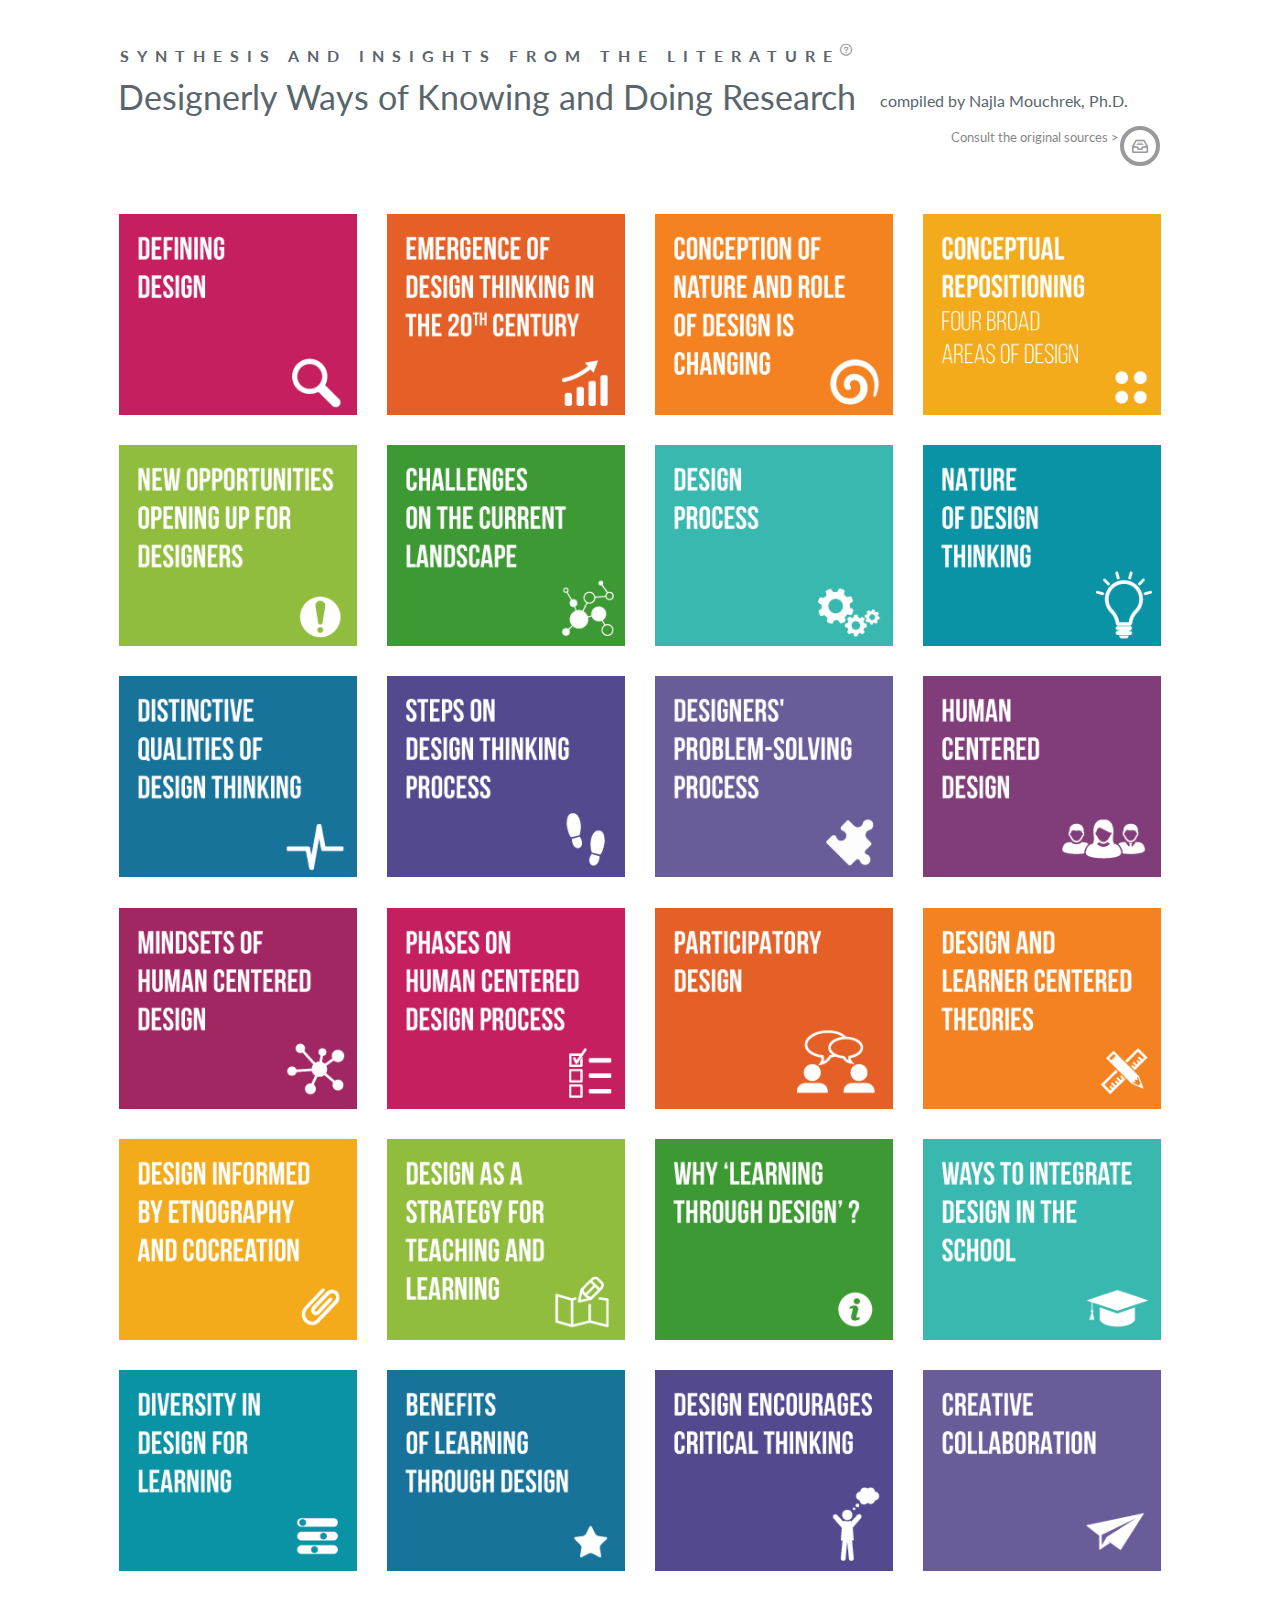
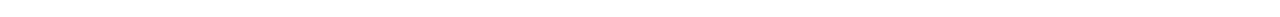
<file: dt/index.html>
<!DOCTYPE html>
<html lang="en" class="no-js">
	<head>
		<meta charset="UTF-8" />
		<meta http-equiv="X-UA-Compatible" content="IE=edge,chrome=1"> 
		<meta name="viewport" content="width=device-width, initial-scale=1.0"> 
		<title>Design Thinking</title>
		<meta name="description" content="Design and Learning" />
		<link rel="shortcut icon" href="../favicon.ico">
		<link rel="stylesheet" type="text/css" href="css/demo.css" />
		<link rel="stylesheet" type="text/css" href="css/component.css" />
		<script src="js/modernizr.custom.js"></script>
	</head>
	<body>
		
<div class="container"> <header class="clearfix"> <span>Synthesis and insights 
  from the literature <span class="bp-icon bp-icon-about" data-content="Human Centered Design | Virginia Tech | najlamk@vt.edu"></span></span> 
  <h1>Designerly Ways of Knowing and Doing Research</h1>
   <p><font color="ffffff">......</font>compiled by Najla Mouchrek, Ph.D.</p>
		
  <nav> <a href="sources.html" class="bp-icon bp-icon-archive" data-info="Sources"><span>Sources</span></a> 
  </nav> <p style="text-align:right;">	 <font size="-1" color="#888888">
  Consult the original sources  >   </font></p> 
  </header> 

  <div id="grid-gallery" class="grid-gallery">
				<section class="grid-wrap">
					<ul class="grid">
						<li class="grid-sizer"></li><!-- for Masonry column width -->
						<li>
							<figure>
								<img src="img/thumb/1.png">
								
							</figure>
						</li>
						<li>
							<figure>
								<img src="img/thumb/2.png">
								</figure>
						</li>
						<li>
							<figure>
								<img src="img/thumb/3.png">
								
							</figure>
						</li>
						<li>
							<figure>
								<img src="img/thumb/4.png">
								
							</figure>
						</li>
						<li>
							<figure>
								<img src="img/thumb/5.png">
								
							</figure>
						</li>
						<li>
							<figure>
								<img src="img/thumb/6.png" >
								
							</figure>
						</li>
						<li>
							<figure>
								<img src="img/thumb/7.png">
								
							</figure>
						</li>
						<li>
							<figure>
								<img src="img/thumb/8.png">
								
							</figure>
						</li>
						<li>
							<figure>
								<img src="img/thumb/9.png">
								
							</figure>
						</li>
						<li>
							<figure>
								<img src="img/thumb/10.png">
								
							</figure>
						</li>
						<li>
							<figure>
								<img src="img/thumb/11.png">
								
							</figure>
						</li>
						<li>
							<figure>
								<img src="img/thumb/12.png">
								
							</figure>
						</li>
						<li>
							<figure>
								<img src="img/thumb/13.png">
								
							</figure>
						</li>
						<li>
							<figure>
								<img src="img/thumb/14.png">
								
							</figure>
						</li>
						<li>
							<figure>
								<img src="img/thumb/15.png">
								
							</figure>
						</li>
						<li>
							<figure>
								<img src="img/thumb/16.png">
								
							</figure>
						</li>
						<li>
							<figure>
								<img src="img/thumb/17.png">
								
							</figure>
						</li>
						<li>
							<figure>
								<img src="img/thumb/18.png">
								
							</figure>
						</li>
						<li>
							<figure>
								<img src="img/thumb/19.png">
								
							</figure>
						</li>
						<li>
							<figure>
								<img src="img/thumb/20.png">
								
							</figure>
						</li>
						<li>
							<figure>
								<img src="img/thumb/21.png">
								
							</figure>
						</li>
						<li>
							<figure>
								<img src="img/thumb/22.png">
								
							</figure>
						</li>
						<li>
							<figure>
								<img src="img/thumb/23.png">
								
							</figure>
						</li>
						<li>
							<figure>
								<img src="img/thumb/24.png">
															</figure>
						</li>
					</ul>
				</section><!-- // grid-wrap -->
				<section class="slideshow">
					<ul>
						
      <li> <figure> <figcaption> 
        <h3><strong><font color="#CC3366">Design does not fit in one single definition 
          and continue to expand its meanings and connections in contemporary 
          culture.</font></strong></h3>
        
        <p>The practice of design is as ancient as human civilization, as the ability to design and create tools determined humanity and began the human culture.<br><br>
Design is a dynamic process: the act of thinking, planning, and devising courses of action with a particular purpose. A designer is a “thinker whose job it is to move from thought to action”.<br><br>
Design evolved from a specialized profession to an area of knowledge. Different types of design research emerged, producing knowledge for design; about design; of design and through design. Design Thinking is an example of the latter type -- we work to apply design to understand reality and solve complex problems in other fields.

<br><strong><font color="#CC3366"><br>(Friedman, 2000; Buchanan, 1992; VanDerLinden, 2010)</font></strong></p>
        </figcaption>
        
        <img src="img/large/1.png"> </figure> </li>
						
      <li> <figure> <figcaption> 
        <h3><font color="#DD6822"><strong>Design Thinking emerges as a potential agent of creative innovation and support for promising initiatives in many areas</strong></font></h3><br>
        
        <p>Method of research and intervention investigating potential contributions of Design to understand reality and solve complex problems in other fields.<br><br>
Design is an agent of change through creation of appropriate conditions, artefacts and environments aiming to deal with complex problems using a systemic and human-centered approach. <br><br>
		Designers are increasingly taking roles as facilitators in processes of change.
<br><strong><font color="#DD6822"><br>(Cassim, 2013; Cross, 1999; Krucken, 2008)</font></strong></p>
        </figcaption>
        <img src="img/large/2.png"> </figure> </li>
						
      <li> <figure> <figcaption> 
        <h3><font color="#FF9933"><strong>There is a growing focus on design as 
          a process and as alternate mode of enquiry within a contemporary decision-making 
          context.</strong></font></h3>
        <br>
        <p>Design is increasingly been considered as a strategic tool/capacity 
          at the front-end of innovation. It acts by facilitating the creation 
          of appropriate conditions, artifacts and environments for specific intents 
          and purposes, aiming to deal with the complexity of contemporary problems.</p>
        <br>
        <p>Thinking and working like a designer change the way people approach the world: learning to work in collaborative teams, framing problems in new ways, generating ideas, developing innovative solutions, and taking creative action. <br><strong><font color="#FF9933"><br>(Cassim, 2013; IDEO, 2011)</font></strong></p>
        </figcaption>
      
        <img src="img/large/3.png"> </figure> </li>
						
      <li> <figure> <figcaption> 
        <h3><font color="#FEBC34"><strong>Design field has evolved to 
          four contemporary broad areas of activity:</strong></font></h3>
        <p>SYMBOLIC AND VISUAL COMMUNICATION - evolving into a broad exploration 
          of communication information, ideas, and arguments through a new synthesis 
          of words and images</p>
        <br>
        <p>MATERIAL OBJECTS - interpretation of the physical, psychological, social 
          and cultural relationships between products and human things</p>
        <br>
        <p>ACTIVITIES AND ORGANIZED SERVICES - concern for a logical decision 
          making and strategic planning and exploration of how better design thinking 
          can contribute for an organic flow of experience in concrete situations</p>
        <br>
        <p>COMPLEX SYSTEMS OR ENVIRONMENTS - for living, working, playing and 
          learning <br><strong><font color="#FEBC34"><br>(Buchanan, 1992)</font></strong></p>
        </figcaption>
		 <img src="img/large/4.png"> </figure> </li>
						
      <li> <figure> <figcaption> 
        <h3><font color="#99CC33"><strong>The changing context offer new opportunities 
          for designers: </strong></font></h3>
        <br>
        <p><strong><font color="#99CC33">></font></strong> to traverse traditional 
          design disciplines, in order to enlarge their range of activity</p>
        <br>
        <p><strong><font color="#99CC33">></font></strong> to develop and articulate 
          new areas of design, in order to deal effectively with change and complexity 
          in the twenty-first century.</p>
        <br>
        <p><strong><font color="#99CC33">></font></strong> to respond strategically 
          to contemporary changes, influenced by ethical and environmental issues, 
          as well as technological advancements</p>
        <br>
        <p>Gaining a deeper understanding of Design Thinking enables cooperation and mutual learning and progress in inter- and transdisciplinary areas.<br><strong><font color="#99CC33"><br>(Cassim, 2013)</font></strong></p>
        </figcaption>
        
        <img src="img/large/5.png"> </figure> </li>
						
						
						
      <li> <figure> <figcaption> 
        <h3><font color="#339933"><strong>More attention needs to be given to 
          the nurturing of design thinking skills within an educational context:</strong></font></h3>
        <br>
        <p><strong><font color="#339933">></font></strong> Innovative strategies 
          for education need to be considered and devised, in order to prepare 
          and educate design students in face of the expanding and shifting definition 
          of the profession, as well as changes in social responsibilities.<font color="#339933"><strong>(Cassim, 2013)</strong> </font></p>
        <br>
        <p><strong><font color="#339933">></font></strong> It is also important 
          to work for overcoming the breakdown of communication that undermines 
          efforts to reach a clearer understanding of design itself. <font color="#339933"><strong> (Buchanan, 1992)</strong> </font></p>
        <br>
        <p><strong><font color="#339933">></font></strong> New repositionings 
          are called for it the discipline to retain vitality and relevance to 
          contemporary problems. <font color="#339933"><strong> (Buchanan, 1992)</strong> </font></p>
        </figcaption>
       
        <br>
        <img src="img/large/6.png"> </figure> </li>
						
      <li> <figure> <figcaption> 
        <h3><font color="#37A6A6"><strong>The design process involves continuous 
          cycles of analysis and synthesis, diverging and converging: </strong></font></h3>
                <p><strong><font color="#37A6A6">></font></strong> opening up to a breadth 
          of creative possibilities, and then narrowing to what's most desirable 
          (human factors), feasible (technology factors), and viable (business 
          factors)</p>
        <br>
        <p><strong><font color="#37A6A6">></font></strong> swiftly moving from 
          concrete observations to highly abstract thinking, and then right back 
          again into the material application</p>
        <br>
        <p>Designing means to go in dialogue with the design situation: sketches functions as experiments, talking back to the designers. It involves cycles of seeing, moving and seeing (“reflection-in-action”).<br><br>
          <font color="#37A6A6"><strong> (IDEO, 2009; Schon, 1987)</strong> </font></p>
        </figcaption>
        <br>
        <img src="img/large/7.png"> </figure> </li>
						
      <li> <figure> <figcaption> 
        <h3><font color="#339999"><strong>Design Thinking:</strong></font></h3>
        <p><strong><font color="#339999">></font></strong> is increasingly considered 
          as a innovative mode of enquiry <font color="#339999"><strong> (Cassim, 2013)</strong> </font></p>
        <br>
        <p><strong><font color="#339999">></font></strong> is a credible and valuable 
          way of thinking - creative counterpart to the scientific thinking <font color="#339999"><strong> (Owen, 2005)</strong></font> </p>
        <br>
        <p><strong><font color="#339999">></font></strong> contitutes a reflective 
          conversation - both problem and solution are bound by a complex relationship <font color="#339999"><strong> (Schön, 1983)</strong></font></font> </p>
        <br>
        <p><strong><font color="#339999">></font></strong> involves specific mental 
          processes or distinct ways of knowing and doing - "designerly approach" <font color="#339999"><strong> (Nelson & Stolterman, 2003)</strong></font> 
        </p>
        <br>
        <p><strong><font color="#339999">></font></strong> establishes relationships 
          with the real world, aiming to create design outcomes.</p>
        <br>
        <p>Design thinking process is non-linear in nature, emphasizing           dynamic nature and uniqueness of every process. It involves distinct 
          yet interacting mental acts: <em>formulating, representing, moving, 
          evaluating, reflecting</em>. <font color="#339999"><strong>(Lawson, 2006)</strong> </font></p>
        </figcaption>
        <img src="img/large/8.png" /> </figure> </li>
						
      <li> <figure> <figcaption> 
        <h3><font color="#006699"><strong>Characteristics of design thinking:</strong></font></h3>
   
        <p><strong><font color="#006699">></font></strong> tackles and resolves 
          ill-defined problems</p>
        <br>
        <p><strong><font color="#006699">></font></strong> solution focused rather 
          than problem focused, framing problems in a way that is unique to the 
          problem at hand and taking a broad systems approach</p>
        <br>
        <p><strong><font color="#006699">></font></strong> focus on synthesis</p>
        <br>
        <p><strong><font color="#006699">></font></strong> uses non-verbal, visual 
          language as a tool</p>
        <br>
        <p><strong><font color="#006699">></font></strong> employs abductive or 
          forward thinking</p>
        <br>
        <p><strong><font color="#006699">></font></strong> engages in continuous 
          evaluation and reflection</p>
        <br>
        <p><strong><font color="#006699">></font></strong> takes a human-centered 
          approach</p>
        <br>
        <p><strong><font color="#006699">></font></strong> adopts an integrative 
          and collaborative team-based approach.<br><font color="#006699"><strong>(Cross, 2006)</strong> </font></p>
        </figcaption>
        <img src="img/large/9.png"> </figure> </li>
						
      <li> <figure> <figcaption> 
        <h3><font color="#3F3F8D"><strong>Design Thinking Process flows through these steps:</strong></font></h3>
           <p><strong><font color="#3F3F8D">></font></strong> identifying and defining problems</p><br>
        <p><strong><font color="#3F3F8D">></font></strong> gathering and analyzing information</p><br>
        <p><strong><font color="#3F3F8D">></font></strong> determining performance criteria for successful solutions</p><br>
        <p><strong><font color="#3F3F8D">></font></strong> generating alternative solutions and building prototypes</p><br>
        <p><strong><font color="#3F3F8D">></font></strong> evaluating and selecting appropriate solutions</p><br>
        <p><strong><font color="#3F3F8D">></font></strong> implementing choices</p><br>
        <p><strong><font color="#3F3F8D">></font></strong> evaluating outcomes<br><br><font color="#3F3F8D"><strong>(Davis et al, 1997; IDEO, 2011; d.School, 2010)</strong> </font>
</p>
        </figcaption>
        <img src="img/large/10.png"> </figure> </li>
						
      <li> <figure> <figcaption> 
        <h3><font color="#70609F"><strong>Designers use a problem-solving process 
          with specific characteristics.</strong></font></h3>
      
        <p><strong><font color="#70609F">></font></strong> They presume that there is more than one right solution and many paths to each alternative. Most problems addressed are wicked and undetermined.</p><br>
        <p><strong><font color="#70609F">></font></strong> "Wicked problems" approach to design  - seeking a connection between remarkably diverse and seemingly incommensurate applications of design.</p><br>
        <p><strong><font color="#70609F">></font></strong> Designers must discover or invent a particular subject out of the problems and issues of specific circumstances.</p><br>
		<p><strong><font color="#70609F">></font></strong> For designers, doing is a way of knowing. Their process is iterative, always alerting them to new problems and opportunities.</p><br>
        <p><strong><font color="#70609F">></font></strong> They are fluent in several vehicles of thought and methods of communication, storing and recombining experiences for future use.
        <br><font color="#70609F"><strong>(Davis et al, 1997)</strong> </font>
        </p>

</p>
        </figcaption>
        <img src="img/large/11.png"> </figure> </li>
						
      <li> <figure> <figcaption> 
        <h3><font color="#742368"><strong>Human Centered Design is a generative and collaborative process that:</strong></font></h3>
        <p><strong><font color="#742368">></font></strong> states that people who face problems everyday hold the key to the answers</p><br>
        <p><strong><font color="#742368">></font></strong> believes that as long as you stay grounded in what you've learned from people, your team can arrive at the solutions</p><br>
        <p><strong><font color="#742368">></font></strong> designs with communities</p><br>
        <p><strong><font color="#742368">></font></strong> deeply understands the people it is looking to serve</p><br>
        <p><strong><font color="#742368">></font></strong> dreams up scores of ideas</p><br>
        <p><strong><font color="#742368">></font></strong> creates innovative new solutions rooted in people's actual needs.
<br><br><font color="#742368"><strong>(IDEO, 2009)</strong> </font></p><br>
        </figcaption> <img src="img/large/12.png"> </figure> </li>
						
      <li> <figure> <figcaption> 
        <h3><font color="#993366"><strong>HCD Mindsets:</strong></font></h3>
        <p><strong><font color="#993366">></font></strong> CREATIVE CONFIDENCE - creativity as a way of understanding the world / confidence in the process and innovating along the way<br><br>
        <strong><font color="#993366">></font></strong> MAKING / BIAS TOWARD ACTION - power of tangibility reveals opportunities and complexities<br><br>
        <strong><font color="#993366">></font></strong> EXPERIMENTATION / LEARNING FROM FAILURE - early designing and testing experiments, prototypes, and interactions<br><br>
        <strong><font color="#993366">></font></strong> EMPATHY / FOCUS ON HUMAN VALUES - solve problems from the others' perspectives and bring them along in the design process<br><br>
        <strong><font color="#993366">></font></strong> EMBRACING AMBIGUITY and OPTIMISM - exploring different possibilities and ideas, persistently focused on what could be / every problem is solvable<br><br>
        <strong><font color="#993366">></font></strong> ITERATION / RADICAL COLLABORATION - continually refining, improving<br><br>
        <strong><font color="#993366">></font></strong> CRAFT CLARITY and MINDFULNESS OF THE PROCESS - produce a coherent vision out of messy problems, being conscious of every step taken<br><font color="#993366"><strong>(IDEO, 2009; d.School, 2010)</strong> </font></p>

        </figcaption> <img src="img/large/13.png"> </figure> </li>
						
      <li> <figure> <figcaption> 
		<h3><font color="#CC3366"><strong>Human Centered Design process moves through 3 main phases:</strong></font></h3><br>
        <p><strong><font color="#CC3366">></font></strong> INSPIRATION<br> Learning how to better understand people = observing their lives, hearing their hopes and desires.</p><br>
        <p><strong><font color="#CC3366">></font></strong> IDEATION<br> Making sense of the information, generating ideas, identifying opportunities for design, and testing and refining solutions. </p><br>
        <p><strong><font color="#CC3366">></font></strong> IMPLEMENTATION<br> Bringing the solution to life, hot to get the idea to market and maximize its impact in the world.<br><br><font color="#CC3366"><strong>(IDEO, 2009)</strong> </font></p>
<br>
        </figcaption> <img src="img/large/14.png"> </figure> </li>
						
      <li> <figure> <figcaption> 
        <h3><font color="#DD6822"><strong>Core philosophy of Participatory Design is to include end-users as active participants in the design process.</strong></font></h3>
        <p><strong><font color="#DD6822">></font></strong> Democratic ideal: people who are affected should be given the opportunity to influence it. Scandinavian design tradition (80's) - collaboration with work practitioners and unions has created the basis for democratic. The use of mock-ups, prototypes, scenarios and drama became a way of envisioning future practices in collaboration with work practitioners.</p><br>
        <p><strong><font color="#DD6822">></font></strong> Co-design emphasizes a more in-depth and equal partnership between designer and user | user participation at earlier stages in the design process.</p><br>
        <p><strong><font color="#DD6822">></font></strong> Valuable resource for researchers engaged in design-based research throughout the learning sciences.
        <br><br><font color="#DD6822"><strong>(Bonsignore et al, 2013a; Ehn, 2008)</strong> </font></p>
</p>
        </figcaption> <img src="img/large/15.png"> </figure> </li>
						
      <li> <figure> <figcaption> 
        <h3><font color="#FF9933"><strong>User-centered core of PD is closely related to ideals behind learner centered theories.</strong></font></h3>
        <p><strong><font color="#FF9933">></font></strong> In both, target populations (end-users / learners) are best served when they are given a high degree of agency in the process. Both embody the participatory cultures movement, cultivating knowledge communities in which content and expertise are co-created.</p><br>
        <p><strong><font color="#FF9933">></font></strong> The collaborative and cognitive benefits of design thinking have also been touted in learning contexts. Problem-solving expertise and increased agency children can derive from their active participation in these projects.</p><br>
        <p><strong><font color="#FF9933">></font></strong> Designing with youth can also enhance our understanding of the conceptual processes of the learners themselves and hold potential to benefit the participant learners.
        <br><font color="#FF9933"><strong>(Bonsignore et al, 2013a)</strong> </font></p>

        </figcaption> <img src="img/large/16.png"> </figure> </li>
						
      <li> <figure> <figcaption> 
        <h3><font color="#FEBC34"><strong>Co-realisation combines participatory design with ethnomethodology.</strong></font></h3>
        <p><strong><font color="#FEBC34">></font></strong> It means to work in a design-oriented way, using experiments to envision possible futures - it a practice of inquiry, in which the work practitioners are not only informants but also partakers in the design process.</p><br>
        <p><strong><font color="#FEBC34">></font></strong> It creates possibilities for and facilitates direct multiparty collaboration between practitioners, designers, and researcher.</p><br>
        <p><strong><font color="#FEBC34">></font></strong> Communication among different stakeholders is essential for all collaborative work - it is necessary to develop ways to communicate and formats for participatory design sessions where the exploration of 'what is' and 'what can be' are interwoven.</p><br>
        <p><strong><font color="#FEBC34">></font></strong> The design process must be meaningful for all participants.        <br> <br><font color="#FEBC34"><strong>(Johansson, 2005)</strong> </font></p>

        </figcaption> <img src="img/large/17.png"> </figure> </li>
						
      <li> <figure> <figcaption> 
        <h3><font color="#99CC33"><strong>Application of design within an education context: an approach to learning in which design is an integral part of curriculum and pedagogy.</strong></font></h3>
        <p><strong><font color="#99CC33">></font></strong> Design as a subject of investigation and a mode of inquiry that engages a variety of student learning styles and makes direct connections between school subjects and problem solving in daily life.</p><br>
        <p><strong><font color="#99CC33">></font></strong> It offers a genuine promise for preparing students to be thinking, informed citizens who can shape progress in the 21st century.</p><br>
        <p><strong><font color="#99CC33">></font></strong> Design is a powerful tool for transforming curriculum and accomodating the variety of ways in which students learn.<br> <br><font color="#99CC33"><strong>(Davis et al, 1997)</strong> </font></p>
        </figcaption> <img src="img/large/18.png"> </figure> </li>
						
      <li> <figure> <figcaption> 
        <h3><font color="#339933"><strong>In the current context, there are important reasons to integrate design in the school classroom: </strong></font></h3><br>
        <p><strong><font color="#339933">></font></strong> The use of design experiences in classrooms provides teachers and students with a learning construct for the present and the future challenges.</p><br>
		<p><strong><font color="#339933">></font></strong> Great congruency between the thinking and making processes in which design professionals engage and the demands today's students will likely face as adults.</p><br>
        <p><strong><font color="#339933">></font></strong> We need creative workers and citizens who can overcome the limitations of traditional ways of solving problems, who can invent new strategies that are appropriate to a given situation, and who can adapt to change.<br> <br><font color="#339933"><strong>(Davis et al, 1997)</strong> </font></p><br>

        </figcaption> <img src="img/large/19.png"> </figure> </li>
						
      <li> <figure> <figcaption> 
        <h3><font color="#37A6A6"><strong>Innovative teachers explore with their students the modes of inquiry used by designers:</strong></font></h3>
        <p><strong><font color="#37A6A6">></font></strong> using design as a content, a subject matter in the curriculum.</p><br>
        <p><strong><font color="#37A6A6">></font></strong> as an experimental means of integrating content across disciplines.</p><br>
        <p><strong><font color="#37A6A6">></font></strong> as a thinking process for learning subject matter in many disciplines.</p><br>
        <p><strong><font color="#37A6A6">></font></strong> examining content related to the everyday artifacts and environments of various cultures, along with processes for making decisions.</p><br>
        <p><strong><font color="#37A6A6">></font></strong> employing active learning experiences that model the cognitive and social problem-solving demands.<br><br><font color="#37A6A6"><strong>(Davis et al, 1997; Davis, 2004)</strong> </font></p>

        </figcaption> <img src="img/large/20.png"> </figure> </li>
						
      <li> <figure> <figcaption> 
        <h3><font color="#339999"><strong>In the integration of design as a strategy for teaching and learning, we observe: </strong></font></h3>
        <p><strong><font color="#339999">></font></strong> a  range of ways in which teachers used design and varying degrees of integration of design into curriculum.</p><br>
        <p><strong><font color="#339999">></font></strong> diversity in teachers' understanding of the design process and its use as a learning strategy.</p><br>
        <p><strong><font color="#339999">></font></strong> a need to shift the pedagogical focus to the cognitive dimensions of design inquiry, not just the technical skills necessary to produce artifacts.</p><br>
	<p>It is important to work for change the culture in which teachers are educated and work, fostering the comprehension of the true nature of design inquiry and thinking and firmly establishing design education as a viable endeavor (critical to any further expansion of design-based practices).
	<br> <br><font color="#339999"><strong>(Davis, 2004)</strong> </font></p>

        </figcaption> <img src="img/large/21.png"> </figure> </li>
						
      <li> <figure> <figcaption> 
        <h3><font color="#006699"><strong>Integrating design thinking and practices in learning processes:</strong></font></h3>
        <p><strong><font color="#006699">></font></strong> enhances students' flexible thinking skills and increases student comfort with uncertainty</p><br>
        <p><strong><font color="#006699">></font></strong> promotes self-directed learning and assessment</p><br>
        <p><strong><font color="#006699">></font></strong> develops students' interpersonal and communication skills and builds connections among teachers, subject areas, and community</p><br>
        <p><strong><font color="#006699">></font></strong> cultivates responsible citizens and applies learning to students' everyday lives</p><br>
        <p><strong><font color="#006699">></font></strong> transforms the teacher from authority to facilitator</p><br>
        <p><strong><font color="#006699">></font></strong> reaches all learner types and makes learning active
        <br><br><font color="#006699"><strong>(Davis, 2004)</strong> </font></p>
        </figcaption> <img src="img/large/22.png"> </figure> </li>
						
      <li> <figure> <figcaption> 
        <h3><font color="#3F3F8D"><strong>Design experiences encourage students to think critically through participation in problem solving.</strong></font></h3><br>
        <p><strong><font color="#3F3F8D">></font></strong> It constitutes an iterative work in which students test and refine multiple solutions, in a context in which modeling and diagramming share equal respect with quantitative means of communication.</p><br>
        <p><strong><font color="#3F3F8D">></font></strong> Design process: modeling the interaction between mind and hand (Kimbell et al, 1996). Design activities in learning develop fluency of thought operations in ways that solely reflective activities do not. </p><br>
        <p><strong><font color="#3F3F8D">></font></strong> Students involvement in the design process can be described as "thought in action".
        <br><br><font color="#3F3F8D"><strong>(Davis et al, 1997)</strong> </font></p>

        </figcaption> <img src="img/large/23.png"> </figure> </li>
						
      <li> <figure> <figcaption> 
        <h3><font color="#70609F"><strong>To meet contemporary challenges, learning must support students to be problem solvers, innovators, creative and critical thinkers.</strong></font></h3>
        <p><strong><font color="#70609F">></font></strong> Need to possess critical thinking, communication, collaboration, and creativity skills to succeed. Increasingly value: people who can use their knowledge to communicate, collaborate, analyze, create, innovate and solve problems.</p><br>
        <p><strong><font color="#70609F">></font></strong> Learning requires new skill set - critical thinking, communication, collaboration, and creativity. To successfully prepare our students to thrive in today's complex society, these skills must be learned <strong>in context</strong>.</p>        <br> 
		<p><strong><font color="#70609F">></font></strong> Collaboration fosters the critical and creative thinking in teams, inside and outside the classsroom. Integrating design thinking in learning contexts is key.
		        <br><font color="#70609F"><strong>(Finn et al, 2012)</strong> </font></p>

        </figcaption> <img src="img/large/24.png"> </figure> </li>
					</ul>
					
					    
					<nav>
						<span class="icon nav-prev"></span>
						<span class="icon nav-next"></span>
						<span class="icon nav-close"></span>
					</nav>
					<div class="info-keys icon">Navigate with arrow keys. Consult sources to properly cite texts</div>
				</section><!-- // slideshow -->
			</div><!-- // grid-gallery -->
			
		</div>
		<script src="js/imagesloaded.pkgd.min.js"></script>
		<script src="js/masonry.pkgd.min.js"></script>
		<script src="js/classie.js"></script>
		<script src="js/cbpGridGallery.js"></script>
		<script>
			new CBPGridGallery( document.getElementById( 'grid-gallery' ) );
		</script>
		
	</body>
</html>
</file>
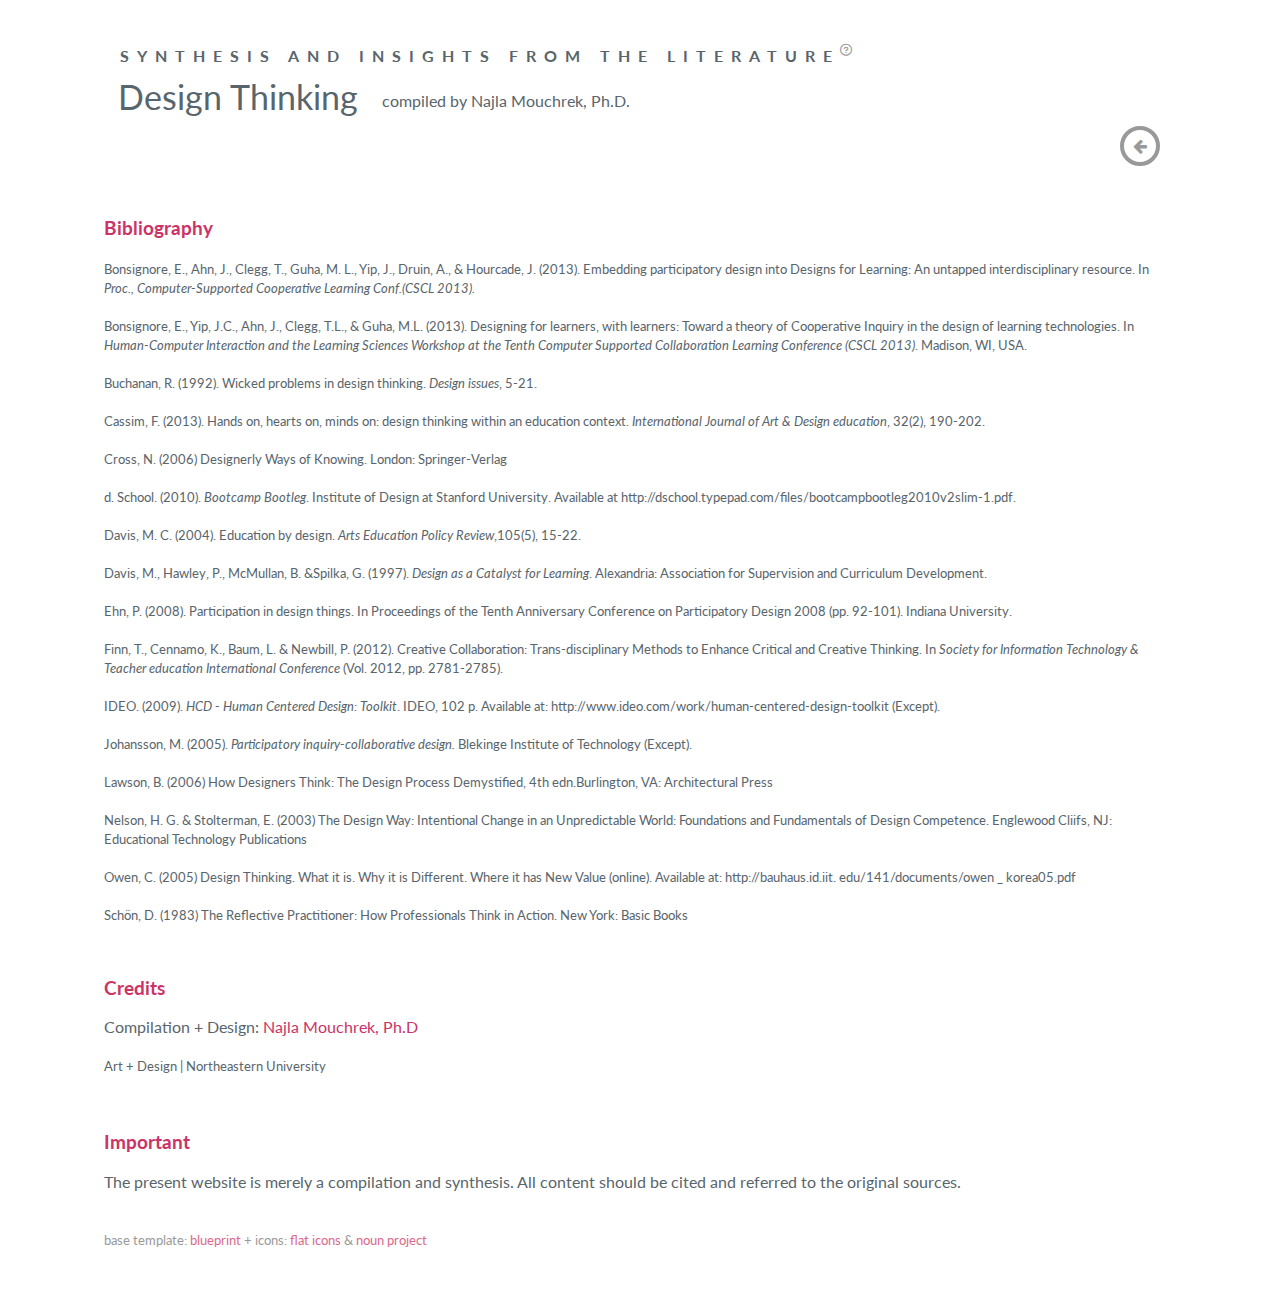
<file: dt/sources.html>
<!DOCTYPE html>
<html lang="en" class="no-js">
	<head>
		<meta charset="UTF-8" />
		<meta http-equiv="X-UA-Compatible" content="IE=edge,chrome=1"> 
		<meta name="viewport" content="width=device-width, initial-scale=1.0"> 
		<title>Design Thinking</title>
		<meta name="description" content="Design Thinking" />
		<meta name="keywords" content="google getting started gallery, image gallery, image grid, template, masonry" />
		<link rel="shortcut icon" href="../favicon.ico">
		<link rel="stylesheet" type="text/css" href="css/demo.css" />
		<link rel="stylesheet" type="text/css" href="css/component.css" />
		<script src="js/modernizr.custom.js"></script>
	</head>
	<body>
		
<div class="container"> <header class="clearfix"> <span>Synthesis and insights 
  from the literature <span class="bp-icon bp-icon-about" data-content="Art + Design | Northeastern University"></span></span> 
  <h1>Design Thinking</h1>
  <p><font color="ffffff">......</font>compiled by Najla Mouchrek, Ph.D.</p>
				
  <nav> <a href="index.html" class="bp-icon bp-icon-prev" data-info="Synthesis"><span>Synthesis</span></a> 
  </nav> </header> 
  <div id="grid-gallery" class="grid-gallery"> <section class="grid-wrap"> 
    <h3><font color="#cc3366">Bibliography</font></h3>
    <p><font size="-1">Bonsignore, E., Ahn, J., Clegg, T., Guha, M. L., Yip, J., 
      Druin, A., & Hourcade, J. (2013). Embedding participatory design into Designs 
      for Learning: An untapped interdisciplinary resource. In <em>Proc., Computer-Supported 
      Cooperative Learning Conf.(CSCL 2013). </em> <br>
      <br>
      Bonsignore, E., Yip, J.C., Ahn, J., Clegg, T.L., & Guha, M.L. (2013). Designing 
      for learners, with learners: Toward a theory of Cooperative Inquiry in the 
      design of learning technologies. In <em>Human-Computer Interaction and the 
      Learning Sciences Workshop at the Tenth Computer Supported Collaboration 
      Learning Conference (CSCL 2013)</em>. Madison, WI, USA. <br>
      <br>
      Buchanan, R. (1992). Wicked problems in design thinking. <em>Design issues</em>, 
      5-21. <br><br>
      Cassim, F. (2013). Hands on, hearts on, minds on: design thinking within 
      an education context. <em>International Journal of Art & Design education</em>, 
      32(2), 190-202. <br>
      <br>
      Cross, N. (2006) Designerly Ways of Knowing. London: Springer-Verlag
      <br>
      <br>
      d. School. (2010). <em>Bootcamp Bootleg</em>. Institute of Design at Stanford 
      University. Available at http://dschool.typepad.com/files/bootcampbootleg2010v2slim-1.pdf. 
      <br>
      <br>
      Davis, M. C. (2004). Education by design. <em>Arts Education Policy Review</em>,105(5), 
      15-22. <br>
      <br>
       Davis, M., Hawley, P., McMullan, B. &Spilka, G. (1997). <em>Design as a 
      Catalyst for Learning</em>. Alexandria: Association for Supervision and 
      Curriculum Development. <br>
      <br>
      Ehn, P. (2008). Participation in design things. In Proceedings of the Tenth Anniversary Conference on Participatory Design 2008 (pp. 92-101). Indiana University.<br><br>
      Finn, T., Cennamo, K., Baum, L. & Newbill, P. (2012). Creative Collaboration: 
      Trans-disciplinary Methods to Enhance Critical and Creative Thinking. In 
      <em>Society for Information Technology & Teacher education International 
      Conference</em> (Vol. 2012, pp. 2781-2785). <br>
      <br>
      IDEO. (2009). <em>HCD - Human Centered Design: Toolkit</em>. IDEO, 102 p. 
      Available at: http://www.ideo.com/work/human-centered-design-toolkit (Except). 
      <br>
      <br>
      Johansson, M. (2005).<em> Participatory inquiry-collaborative design.</em> 
      Blekinge Institute of Technology (Except).<br><br>
      Lawson, B. (2006) How Designers Think: The Design Process Demystified, 4th edn.Burlington, VA: Architectural Press<br><br>

Nelson, H. G. & Stolterman, E. (2003) The
Design Way: Intentional Change in an
Unpredictable World: Foundations and
Fundamentals of Design Competence.
Englewood Cliifs, NJ: Educational Technology
Publications<br><br>

Owen, C. (2005) Design Thinking. What it is.
Why it is Different. Where it has New Value
(online). Available at: http://bauhaus.id.iit.
edu/141/documents/owen _ korea05.pdf<br><br>

Schön, D. (1983) The Reflective Practitioner:
How Professionals Think in Action. New York:
Basic Books
      
      
      </font></p>
    <font size="-1"><br>
    </font> 
    <h3><font color="cc3366">Credits</font></h3>
    <p>Compilation + Design: <font color="cc3366">Najla 
      Mouchrek, Ph.D</font><br>

    <br>        
      <font size="-1">Art + Design | Northeastern University</font><br><br><br>
     <h3><font color="cc3366">Important</font></h3>
     The present website is merely a compilation and synthesis. All content should be cited and referred to the original sources.
	  <br>
	  <br> <br>
    <font color="#999999" size="-1">base template: <a href="http://tympanus.net/Blueprints/GridGallery/" target="_blank">blueprint</a> 
    + icons: <a href="http://www.flaticon.com/" target="_blank">flat icons</a> 
    &amp; <a href="https://thenounproject.com" target="_blank">noun project</a></font> 
    <p> 
      <!-- // grid-wrap -->
    </p>
    </section></div>
  <!-- // grid-gallery -->
		</div>
		<script src="js/imagesloaded.pkgd.min.js"></script>
		<script src="js/masonry.pkgd.min.js"></script>
		<script src="js/classie.js"></script>
		<script src="js/cbpGridGallery.js"></script>
		<script>
			new CBPGridGallery( document.getElementById( 'grid-gallery' ) );
		</script>
	</body>
</html>
</file>
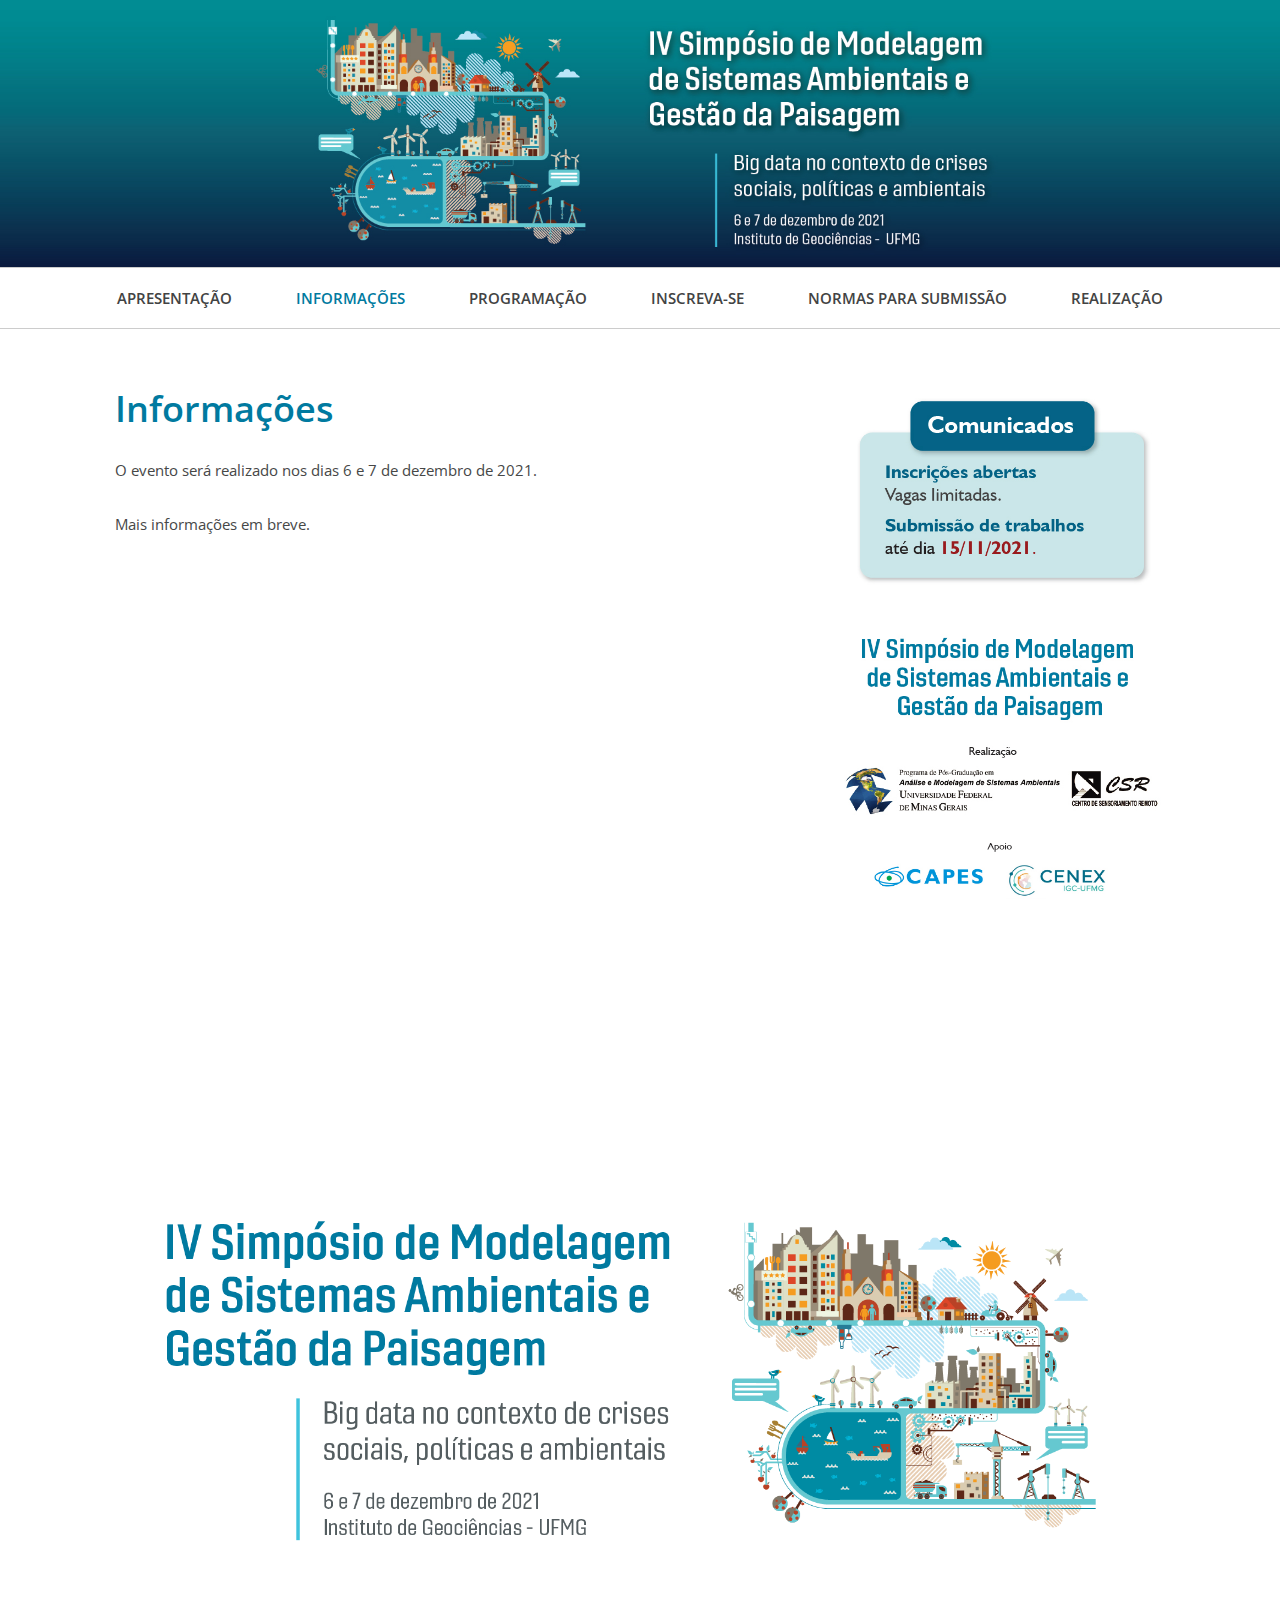
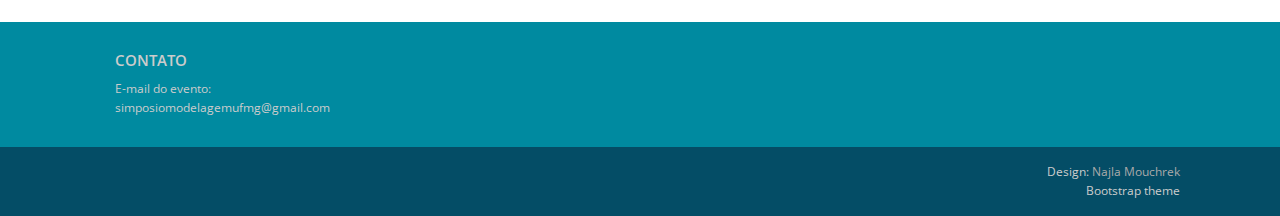
<file: IVsimposiomodelagem/info.html>
<!DOCTYPE html>
<html lang="en">
<head>
	<meta charset="utf-8">
	<meta name="viewport"    content="width=device-width, initial-scale=1.0">
	<meta name="description" content="">
	
	<title>Informações - IV Simpósio de Modelagem de Sistemas Ambientais e Gestão da Paisagem</title>	<link rel="stylesheet" href="assets/css/bootstrap.no-icons.min.css">
	<!-- Icons -->
	<link rel="stylesheet" href="assets/css/font-awesome.css">
	<!-- Fonts -->
	<link rel="stylesheet" href="http://fonts.googleapis.com/css?family=Alice|Open+Sans:400,300,700">
	<!-- Custom styles -->
	<link rel="stylesheet" href="assets/css/styles.css">
<script src="https://ajax.googleapis.com/ajax/libs/jquery/1.12.4/jquery.min.js"></script>
  <script src="http://maxcdn.bootstrapcdn.com/bootstrap/3.3.7/js/bootstrap.min.js"></script>
	<!--[if lt IE 9]> <script src="assets/js/html5shiv.js"></script> <![endif]-->
</head>
<body class="home">

<header>
	<img src="assets/images/bg_head.jpg">  

	<nav class="navbar navbar-default navbar-sticky">
		<div class="container-fluid">
			
			<div class="navbar-header">
				<button type="button" class="navbar-toggle" data-toggle="collapse" data-target="#navbar"> <span class="sr-only">Toggle navigation</span> <span class="icon-bar"></span> <span class="icon-bar"></span> <span class="icon-bar"></span> </button>
			</div>
			
			
  <div id="navbar" class="navbar-collapse collapse"> 
    <ul class="nav navbar-nav">
      <li><a href="index.html">Apresenta&ccedil;&atilde;o</a></li>
      <li class="active"><a href="info.html">Informa&ccedil;&otilde;es</a></li>
      <li><a href="programa.html">Programa&ccedil;&atilde;o</a></li>
            <li><a href="inscreva.html">Inscreva-se</a></li>      <li><a href="normas.html">Normas para submiss&atilde;o</a></li>
      <li><a href="realizacao.html">Realiza&ccedil;&atilde;o</a></li>
        <!--/.nav-collapse -->
      </li>
    </ul>
  </div>
</div>	
	
</nav> </header> <main id="main"> 
<div class="container"> 
  <div class="row topspace"> 
    <!-- Article main content -->
    <article class="col-sm-8 maincontent"> <header class="page-header"> 
    <h1 class="page-title">Informa&ccedil;&otilde;es</h1>
    </header>
      <p> O evento ser&aacute; realizado nos dias 6 e 7 de dezembro de 2021.&nbsp;</p>
      <p>Mais informações em breve.&nbsp;</p>
    </article>
    <aside class="col-md-4 sidebar sidebar-left"> 
    <div class="widget"> 

 <img src="assets/images/comunicado.jpg"><br><br>
       <img src="assets/images/logos.jpg"><br><br>
				</div>
				<div class="widget">
					
      <h4>

      
      </h4>
    </div>
    </aside></div>
</div>
<!-- /container -->
	
<main id="main">
   
<div class="container"> 
  <div class="row"> 
    <div><br>
      <br>
      <br>
    </div>    <div> <img src="assets/images/realiza.png"  alt="" border="0">
    </div>
  </div>
  </div>
            </div>
			</br>
	<div class="container">
	
		

		</br>
				</br>
		

	</div>	<!-- /container -->

</main>


<footer id="footer">
	<div class="container">
		<div class="row">
			<div class="col-md-3 widget">
				<h3 class="widget-title">Contato</h3>
				<div class="widget-body">
					<p>E-mail do evento:<br>
						<a href="mailto:simposiomodelagemufmg@gmail.com">simposiomodelagemufmg@gmail.com</a>
          </p>
     
				
     
				</div>
			</div>

			

		</div> <!-- /row of widgets -->
	</div>
</footer>

<footer id="underfooter">
	<div class="container">
		<div class="row">
			<p style="text-align: right" "text-size: small">Design: <a href="https://blogs.lt.vt.edu/najlamk">Najla Mouchrek</a><br>Bootstrap theme</p>
			<div class="col-md-6 widget">
				
			</div>
			
			<div class="col-md-6 widget">
				
			</div>
			

		</div> 

<!-- /row of widgets -->
	</div>
</footer>



<!-- JavaScript libs are placed at the end of the document so the pages load faster -->
<script src="http://ajax.googleapis.com/ajax/libs/jquery/1.10.2/jquery.min.js"></script>
<script src="http://netdna.bootstrapcdn.com/bootstrap/3.0.0/js/bootstrap.min.js"></script>
<script src="assets/js/template.js"></script>
</body>
</html>
</file>
<file: dt/css/demo.css>
/* General Blueprint Style */
@import url(http://fonts.googleapis.com/css?family=Lato:300,400,700);
@font-face {
	font-family: 'bpicons';
	src:url('../fonts/bpicons/bpicons.eot');
	src:url('../fonts/bpicons/bpicons.eot?#iefix') format('embedded-opentype'),
		url('../fonts/bpicons/bpicons.woff') format('woff'),
		url('../fonts/bpicons/bpicons.ttf') format('truetype'),
		url('../fonts/bpicons/bpicons.svg#bpicons') format('svg');
	font-weight: normal;
	font-style: normal;
} /* Made with http://icomoon.io/ */

*, *:after, *:before { -webkit-box-sizing: border-box; -moz-box-sizing: border-box; box-sizing: border-box; }
body, html { font-size: 100%; padding: 0; margin: 0;}

/* Clearfix hack by Nicolas Gallagher: http://nicolasgallagher.com/micro-clearfix-hack/ */
.clearfix:before, .clearfix:after { content: " "; display: table; }
.clearfix:after { clear: both; }

body {
    font-family: 'Lato', Calibri, Arial, sans-serif;
    color: #59656c;
}

a {
	color: #DB6A8C;
	text-decoration: none;
	outline: none;
}

a:hover {
	color: #000;
}

.container > header {
	width: 90%;
	max-width: 69em;
	margin: 0 auto;
	padding: 2.875em 1.875em 1.875em;
}

.container > header h1 {
	font-size: 2.125em;
	line-height: 1.3;
	margin: 0 0 0.6em 0;
	float: left;
	font-weight: 400;
}

.container > header > span {
	display: block;
	position: relative;
	z-index: 200;
	font-weight: 700;
	text-transform: uppercase;
	letter-spacing: 0.5em;
	padding: 0 0 0.6em 0.1em;
}

.container > header > span span:after {
	width: 30px;
	height: 30px;
	left: -12px;
	font-size: 50%;
	top: -8px;
	font-size: 75%;
	position: relative;
}

.container > header > span span:hover:before {
	content: attr(data-content);
	text-transform: none;
	text-indent: 0;
	letter-spacing: 0;
	font-weight: 300;
	font-size: 110%;
	padding: 0.8em 1em;
	line-height: 1.2;
	text-align: left;
	left: auto;
	margin-left: 4px;
	position: absolute;
	color: #fff;
	background: #999999;
}

.container > header nav {
	float: right;
	text-align: center;
}

.container > header nav a {
	display: inline-block;
	position: relative;
	text-align: left;
	width: 2.5em;
	height: 2.5em;
	background: #fff;
	border-radius: 50%;
	margin: 0 0.1em;
	border: 4px solid #999999;
}

.container > header nav a > span {
	display: none;
}

.container > header nav a:hover:before {
	content: attr(data-info);
	color: #999999;
	position: absolute;
	width: 600%;
	top: 120%;
	text-align: right;
	right: 0;
	pointer-events: none;
}

.container > header nav a:hover {
	background: #999999;
}

.bp-icon:after {
	font-family: 'bpicons';
	speak: none;
	font-style: normal;
	font-weight: normal;
	font-variant: normal;
	text-transform: none;
	text-align: center;
	color: #999999;
	-webkit-font-smoothing: antialiased;
}

.container > header nav .bp-icon:after {
	position: absolute;
	top: 0;
	left: 0;
	width: 100%;
	height: 100%;
	line-height: 2;
	text-indent: 0;
}

.container > header nav a:hover:after {
	color: #fff;
}

.bp-icon-next:after {
	content: "\e000";
}
.bp-icon-drop:after {
	content: "\e001";
}
.bp-icon-archive:after {
	content: "\e002";
}
.bp-icon-about:after {
	content: "\e003";
}
.bp-icon-prev:after {
	content: "\e004";
}

@media screen and (max-width: 55em) {

	.container > header h1,
	.container > header nav {
		float: none;
	}

	.container > header > span,
	.container > header h1 {
		text-align: center;
	}

	.container > header nav {
		margin: 0 auto;
	}

	.container > header > span {
		text-indent: 30px;
	}
}
</file>
<file: IVsimposiomodelagem/assets/css/styles.css>
html {
  font-size: 100%;
}
body {
  font-size: 15px;
  font-size: 0.9375rem;
  font-family: "Open sans", Helvetica, Arial, sans-serif;
  color: #464747;
  padding: 0;
}
.topspace {
  margin-top: 40px;
}
/*********************************************************************


                            Navigation in header


**********************************************************************/
.navbar {
  border-width: 1px 0;
  -webkit-border-radius: 0;
  -webkit-background-clip: padding-box;
  -moz-border-radius: 0;
  -moz-background-clip: padding;
  border-radius: 0;
  background-clip: padding-box;
  width: 100%;
}
.navbar.stick {
  position: fixed;
  top: 0;
  left: 0;
  opacity: .85;
}
.navbar-collapse {
  -webkit-border-radius: 0;
  -webkit-background-clip: padding-box;
  -moz-border-radius: 0;
  -moz-background-clip: padding;
  border-radius: 0;
  background-clip: padding-box;
  font-family: "Open sans", Helvetica, Arial, sans-serif;
  font-weight: 600;
  text-transform: uppercase; 
}
.navbar-collapse .navbar-nav {
  float: none;
  margin: 0 auto;
  text-align: center;
}
.navbar-collapse .navbar-nav > li {
  float: none;
  display: inline-block;
}
.navbar-collapse .navbar-nav > li > a {
  padding: 20px 30px;
}
.dropdown ul.dropdown-menu {
  top: 85%;
  text-align: left;
}
.dropdown ul.dropdown-menu > li > a {
  padding: 5px 30px;
}
.navbar-default {
  background-color: #ffffff;
  border-color: #cccccc;
}
.navbar-default .navbar-nav > li > a {
  color: #424343;
}
.navbar-default .navbar-nav > li > a:hover,
.navbar-default .navbar-nav > li > a:focus {
  color: #007AA0;
  background-color: #ffffff;
}
.navbar-default .navbar-nav > .active > a,
.navbar-default .navbar-nav > .active > a:hover,
.navbar-default .navbar-nav > .active > a:focus {
  color: #007aa0;
  background-color: #ffffff;
}
.navbar-default .dropdown ul.dropdown-menu > li > a {
  color: #454545;
}
.navbar-default .dropdown ul.dropdown-menu > li > a:hover {
  background-color: #eeeeee;
  color: #000000;
}
.navbar-default .navbar-toggle {
  border-color: #666666;
}
.navbar-default .navbar-toggle:hover,
.navbar-default .navbar-toggle:focus {
  background-color: #ffffff;
}
.navbar-default .navbar-toggle .icon-bar {
  background-color: #333333;
}
.navbar-default .navbar-collapse,
.navbar-default .navbar-form {
  border-color: #cccccc;
}
.navbar-default .navbar-nav > .open > a,
.navbar-default .navbar-nav > .open > a:hover,
.navbar-default .navbar-nav > .open > a:focus {
  background-color: #ffffff;
  color: #000000;
}
/****************************************************************************************


                                     Sidebar special Nav


*****************************************************************************************/
.nav-side {
  font-size: 24px;
  font-size: 1.5rem;
  font-weight: 300;
  margin-top: -0.37em;
}
.nav-side > li > a {
  padding-top: 5px;
  padding-bottom: 5px;
  color: #f392b4;
}
.nav-side > li > a:hover {
  color: #bd1550;
  background: none;
}
.nav-side > li.active > a {
  color: #bd1550;
}
/*********************************************************************


                                TYPOGRAPHY


**********************************************************************/
p {
  line-height: 1.6em;
  margin: 0 0 30px 0;
}
ul,
ol {
  line-height: 1.6em;
  margin: 0 0 30px 0;
}
blockquote {
  padding: 10px 20px;
  margin: 0 0 30px;
  border-left: 5px solid #eee;
}
h1,
h2,
h3,
h4,
h5,
h6,
.h1,
.h2,
.h3,
.h4,
.h5,
.h6 {
  font-family: "Open sans", Helvetica, Arial, sans-serif;
  font-weight: 600;
  color: #007aa0;
}
h1 {
  font-size: 36px;
}
h2 {
  font-size: 36px;
  font-size: 2.25rem;
}
h3 {
  font-size: 30px;
  font-size: 1.875rem;
}
h4 {
	font-size: 24px;
	font-size: 1.5rem;
	color: #007aa0;
}
h5 {
  font-size: 20px;
  font-size: 1.25rem;
}
a {
  color: #008EA0;
}
a:hover {
  color: #008EA0;
}
.lead {
  font-weight: 300;
  font-size: 21px;
  font-size: 1.3125rem;
}
.text-msg {
  line-height: 1.7em;
  color: #b3b3b3;
  font-weight: 300;
  text-transform: capitalize;
  margin-top: -0.23em;
}
.size-auto,
.size-full,
.size-large,
.size-medium,
.size-thumbnail {
  max-width: 100%;
  height: auto;
}
/*********************************************************************


                                HEADER


**********************************************************************/
#head {
  background: #f4f4f4 url(../images/bg_head.jpg) top center auto;
  color: #fff;
  padding: 30px 0 35px 0;
}
#head1 {
  background: #f4f4f4 url(../images/bg_head.jpg) top center;
  color: #fff;
  padding: 30px 0 35px 0;
}
#head2 {
  background: #f4f4f4 url(../images/bg_head.jpg) top center;
  color: #fff;
  padding: 30px 0 35px 0;
}
#head3 {
  background: #f4f4f4 url(../images/bg_head.jpg) top center;
  color: #fff;
  padding: 30px 0 35px 0;
}
#head4 {
  background: #f4f4f4 url(../images/bg_head.jpg) top center;
  color: #fff;
  padding: 30px 0 35px 0;
}
#head5 {
  background: #f4f4f4 url(../images/bg_head.jpg) top center;
  color: #fff;
  padding: 30px 0 35px 0;
}
#head6 {
  background: #f4f4f4 url(../images/bg_head.jpg) top center;
  color: #fff;
  padding: 30px 0 35px 0;
}
#head img.img-circle {
  display: block;
  width: 140px;
  height: 140px;
  overflow: hidden;
  border: 9px solid rgba(0, 0, 0, 0.05);
  margin: 0 auto;
}
#head .title {
  font-family: Georgia, serif;
  font-size: 36px;
  line-height: 1.2em;

}
#head .title a {
  text-decoration: none;
  color: #fff;
}
#head .tagline {
  display: block;
  font-size: 18px;
  line-height: 1.2em;
  color: #fff;
  margin: 5px 0 0;
}
#head .tagline b {
  font-weight: normal;
}
#head .tagline a {
  color: #5E5E5E;
}
.home #head {
  padding: 90px 0;
}
.home #head .title {
  font-size: 36px;

}
.home #head .tagline {
  font-size: 18px;

  margin: 15px 0 0;
}
/*********************************************************************


                                CONTENT


**********************************************************************/
img {
	max-width: 100%;
	align-self: center;
}
.btn {
  font-size: 12px;
  font-size: 0.75rem;
  text-decoration: none;
  text-transform: uppercase;
  font-family: "Helvetica Neue", Helvetica, Arial, sans-serif;
  color: #333;
  -webkit-border-radius: 0px;
  -webkit-background-clip: padding-box;
  -moz-border-radius: 0px;
  -moz-background-clip: padding;
  border-radius: 0px;
  background-clip: padding-box;
  -webkit-transition-property: all;
  -moz-transition-property: all;
  -o-transition-property: all;
  -ms-transition-property: all;
  transition-property: all;
  -webkit-transition-duration: 0.2s;
  -moz-transition-duration: 0.2s;
  -o-transition-duration: 0.2s;
  transition-duration: 0.2s;
  border: 0 none;
  padding: 12px 35px;
  text-shadow: 0 1px 0px #780d33;
}
.btn-primary {
  color: #fff;
  background-color: #bd1550;
}
.btn-primary:hover,
.btn-primary:focus,
.btn-primary:active,
.btn-primary.active {
  color: #fff;
  background-color: #e61f65;
}
.btn-action {
  font-weight: bold;
  background: transparent!important;
  border: 1px solid #333;
  text-shadow: none;
}
.btn-action:hover,
.btn-action:focus,
.btn-action:active,
.btn-action.active {
  color: #bd1550;
  border-color: #bd1550;
}
.btn-lg {
  padding: 15px 60px;
  font-size: 12px;
  line-height: 1.33;
  font-weight: bold;
}
.panel-cta {
  box-shadow: 0 0 0 1px #e1e1e1, 0 0 0 3px #fff, 0 0 0 4px #e1e1e1;
  background: #f3f3f3;
  -webkit-border-radius: 0;
  -webkit-background-clip: padding-box;
  -moz-border-radius: 0;
  -moz-background-clip: padding;
  border-radius: 0;
  background-clip: padding-box;
}
.panel-cta p,
.panel-cta h3,
.panel-cta h4,
.panel-cta h5,
.panel-cta h6 {
  margin: 0;
}
.panel-cta .panel-body {
  padding: 35px;
}
/* Section - Featured */
.featured {
  font-size: 13px;
  font-size: 0.8125rem;
}
.featured h3 {
  font-weight: bold;
  font-family: "Helvetica Neue", Helvetica, Arial, sans-serif;
  font-size: 24px;
  font-size: 1.5rem;
  text-transform: uppercase;
  line-height: 1.4em;
  vertical-align: middle;
  margin: 0 0 25px 0;
}
/* Section - Recent works */
.thumbnails {
  padding: 0;
}
.thumbnails li {
  margin-bottom: 30px;
}
.thumbnails .details {
  display: block;
  text-align: center;
  font-size: 12px;
  font-size: 0.75rem;
}
.thumbnail {
  display: block;
  -webkit-border-radius: 0;
  -webkit-background-clip: padding-box;
  -moz-border-radius: 0;
  -moz-background-clip: padding;
  border-radius: 0;
  background-clip: padding-box;
  border: 0 none;
  margin-bottom: 10px;
  padding: 0;
  text-align: center;
  text-decoration: none;
  color: #333;
}
.thumbnail .img {
  display: block;
  width: 100%;
  overflow: hidden;
  height: 180px;
  margin: 0 0 20px;
  position: relative;
}
.thumbnail .title {
  text-transform: uppercase;
  margin: 0 2em;
  display: block;
  text-indent: 0;
}
.thumbnail .cover {
  position: absolute;
  display: block;
  opacity: 0;
  width: 100%;
  height: 180px;
  background-color: rgba(255, 255, 255, 0.8);
  -webkit-transition-property: all;
  -moz-transition-property: all;
  -o-transition-property: all;
  -ms-transition-property: all;
  transition-property: all;
  -webkit-transition-duration: 550ms;
  -moz-transition-duration: 550ms;
  -o-transition-duration: 550ms;
  transition-duration: 550ms;
}
.thumbnail .cover .more {
  position: absolute;
  bottom: 100px;
  right: 0;
  height: 32px;
  line-height: 32px;
  padding: 0 20px;
  -webkit-border-radius: 1px 0 0 1px;
  -webkit-background-clip: padding-box;
  -moz-border-radius: 1px 0 0 1px;
  -moz-background-clip: padding;
  border-radius: 1px 0 0 1px;
  background-clip: padding-box;
  font-size: 12px;
  font-size: 0.75rem;
  text-transform: uppercase;
  text-shadow: 0 1px 0px #780d33;
  background: #bd1550;
  color: white;
}
.thumbnail img {
  width: 100%;
  position: absolute;
  top: 0;
  left: 0;
}
.thumbnail:hover {
  color: #333;
  text-decoration: none;
}
.thumbnail:hover img {
  -webkit-filter: saturate(0%);
}
.thumbnail:hover .cover {
  opacity: 1;
}
/* pagination */
.pagination > li > a {
  color: #808080;
  border: 0 none;
  font-size: 20px;
  font-size: 1.25rem;
  font-family: Georgia, serif;
}
.pagination > li > a:hover {
  color: #000000;
  background: none;
}
.pagination > li.active > a {
  color: #333333;
  background: none;
}
.pagination > li.active > a:hover {
  color: #000000;
  background: none;
}

 .carousel-control.right, .carousel-control.left {
      background-image: none;
      color: #666666;
  }
  .carousel-indicators li {
      border-color: #666666;
  }
  .carousel-indicators li.active {
      background-color: #666666;
  }

/*********************************************************************


                                 BLOG


**********************************************************************/
.section-title,
.entry-title {
  display: block;
  width: 100%;
  overflow: hidden;
  margin: 0px 0 25px;
  text-align: center;
  font-weight: 300;
  text-transform: uppercase;
  font-size: 36px;
  font-size: 2.25rem;
  letter-spacing: 1px;
}
.section-title a,
.entry-title a {
  color: #333333;
}
.section-title span,
.entry-title span {
  display: inline-block;
  position: relative;
}
.section-title span:before,
.entry-title span:before,
.section-title span:after,
.entry-title span:after {
  content: "";
  position: absolute;
  height: 4px;
  top: .53em;
  width: 400%;
  border-bottom: 1px solid #ccc;
  border-top: 1px solid #ccc;
}
.section-title span:before,
.entry-title span:before {
  right: 100%;
  margin-right: 45px;
}
.section-title span:after,
.entry-title span:after {
  left: 100%;
  margin-left: 45px;
}
.entry-header .entry-meta {
  text-align: center;
  font-family: Georgia, serif;
  font-size: 18px;
  font-size: 1.125rem;
  font-style: italic;
  font-weight: normal;
  color: #a5a5a5;
  margin: 0 0 15px 0;
}
.entry-header .entry-meta a {
  color: #a5a5a5;
}
.entry-content {
  margin: 0 0 60px 0;
}
.entry-content h2 {
  line-height: 1.2;
  font-size: 30px;
  font-size: 1.875rem;
  padding-top: 20px;
  margin-bottom: 20px;
}
.meta-nav,
.more-link {
  font-family: Georgia, serif;
  font-style: italic;
  font-weight: bold;
  color: #666666;
  text-decoration: none;
}
.meta-nav:hover,
.more-link:hover {
  color: #333333;
  text-decoration: underline;
}
.more-link {
  display: block;
  width: 100%;
  text-align: right;
}
/* Posts navigation */
#nav-below {
  position: fixed;
  top: 48%;
}
#nav-below .meta-nav {
  display: block;
  padding: 27px 7px;
  background: #444;
  color: #fff;
  -webkit-border-radius: 3px;
  -webkit-background-clip: padding-box;
  -moz-border-radius: 3px;
  -moz-background-clip: padding;
  border-radius: 3px;
  background-clip: padding-box;
  font-family: "Open sans", Helvetica, Arial, sans-serif;
  font-style: normal;
  font-weight: normal;
  text-decoration: none;
  opacity: 0.2;
}
#nav-below .meta-nav:hover {
  text-decoration: none;
  color: #333;
}
#nav-below .nav-next {
  position: fixed;
  right: -3px;
}
#nav-below .nav-previous {
  position: fixed;
  left: -3px;
}
#nav-below b {
  display: none;
}
footer.entry-meta {
  border-top: 1px solid #ccc;
  border-bottom: 1px solid #ccc;
  margin: 0 0 35px 0;
  padding: 2px 0;
  color: #888888;
  font-size: 12px;
  font-size: 0.75rem;
}
footer.entry-meta a {
  color: #333333;
}
footer.entry-meta .meta-in {
  border-top: 1px solid #ccc;
  border-bottom: 1px solid #ccc;
  padding: 10px 0;
}
.page-header {
  padding-bottom: 0;
  margin: 0;
  border-bottom: none;
  text-align: left;
}
.page-header .page-title {
    margin-top: 0;
    margin-bottom: 30px;
    color: #007AA0;
}
/*********************************************************************


                                COMMENTS


**********************************************************************/
#comments {
  font-size: 13px;
  font-size: 0.8125rem;
}
#comments .comments-title {
  margin: 0 0 5px 0;
}
#comments .leave-comment {
  display: block;
  margin: 0 0 40px 0;
}
#comments ul,
#comments ol {
  margin: 0;
  padding: 0;
}
#comments .comment {
  margin: 0;
  padding: 0;
  list-style: none;
  clear: both;
}
#comments .comments-title {
  text-shadow: none;
  margin-bottom: 0;
}
#comments .avatar {
  float: left;
  width: 70px;
  height: 70px;
  margin-bottom: 30px;
  border: 5px solid #eeeeee;
  -webkit-border-radius: 50%;
  -webkit-background-clip: padding-box;
  -moz-border-radius: 50%;
  -moz-background-clip: padding;
  border-radius: 50%;
  background-clip: padding-box;
}
#comments .children {
  margin: 0 0 0 90px;
}
#comments .comment-meta {
  margin: 0 0 0 90px;
}
#comments .comment-meta a {
  color: #333333;
}
#comments .comment-meta a:hover {
  color: #bd1550;
}
#comments .comment-meta .author {
  margin: 0 20px 0 0;
  font-weight: bold;
}
#comments .comment-meta .date {
  margin: 0 20px 0 0;
}
#comments .comment-meta .date a {
  color: #666666;
}
#comments .comment-meta .reply {
  float: right;
}
#comments .comment-body {
  margin: 0 0 35px 90px;
}
.comment-navigation {
  width: 100%;
  border-top: 1px solid #ccc;
  padding: 2px 0 0 0;
}
.comment-navigation .nav-content {
  border-top: 1px solid #ccc;
  width: 100%;
  padding: 10px 0 0 0;
}
.comment-navigation .nav-previous {
  float: left;
  width: 50%;
}
.comment-navigation .nav-next {
  float: right;
  width: 50%;
  text-align: right;
}
#respond {
  margin: 55px 0 0 0;
}
/*********************************************************************


                                FOOTER


**********************************************************************/
#footer {
  background: #008AA0;
  padding: 30px 0 0 0;
  font-size: 12px;
  color: #ccc;
}
#footer a {
  color: #ccc;
}
#footer a:hover {
  color: #fff;
}
#footer h3.widget-title {
  font-size: 15px;
  font-size: 0.9375rem;
  text-transform: uppercase;
  color: #ccc;
  margin: 0 0 10px;
}
#underfooter {
  background: #044d66;
  padding: 15px 0;
  color: #ccc;
  font-size: 12px;
}
#underfooter a {
  color: #aaa;
}
#underfooter a:hover {
  color: #fff;
}
#underfooter p {
  margin: 0;
}
.follow-me-icons {
  font-size: 30px;
}
.follow-me-icons i {
  float: left;
  margin: 0 10px 0 0;
}
/* Max page width
/////////////////////////////////////////////////////////////////////*/
@media (min-width: 1200px) {
  .container {
    max-width: 1080px;
  }
  
  @keyframes blink {
    0% {
        opacity: 1;
    }
    50% {
        opacity: 0;
    }
    100% {
        opacity: 1;
    }
}

.blink{
    animation: blink 1s;
    animation-iteration-count: infinite;
}
}
</file>
<file: dt/css/component.css>
@font-face {
	font-family: 'fontawesome';
	src:url('../fonts/fontawesome/fontawesome.eot?-e43dk9');
	src:url('../fonts/fontawesome/fontawesome.eot?#iefix-e43dk9') format('embedded-opentype'),
		url('../fonts/fontawesome/fontawesome.woff?-e43dk9') format('woff'),
		url('../fonts/fontawesome/fontawesome.ttf?-e43dk9') format('truetype'),
		url('../fonts/fontawesome/fontawesome.svg?-e43dk9#fontawesome') format('svg');
	font-weight: normal;
	font-style: normal;
} /* Made with http://icomoon.io/app */

/* General style */
.grid-gallery ul {
	list-style: none;
	margin: 0;
	padding: 0;
}

.grid-gallery figure {
	margin: 0;
}

.grid-gallery figure img {
	display: block;
	width: 100%;
}

.grid-gallery figcaption h3 {
	margin: 0;
	padding: 0 0 0.5em;
}

.grid-gallery figcaption p {
	margin: 0;
}

/* Grid style */
.grid-wrap {
	max-width: 69em;
	margin: 0 auto;
	padding: 0 1em 1.875em;
}

.grid {
	margin: 0 auto;
}

.grid li {
	width: 25%;
	float: left;
	cursor: pointer;
}

.grid figure {
	padding: 15px;
	-webkit-transition: opacity 0.2s;
	transition: opacity 0.2s;
}

.grid li:hover figure {
	opacity: 0.7;
}

.grid figcaption {
	background: #F0EFEC;
	padding: 25px;
}
	

/* Slideshow style */
.slideshow {
	position: fixed;
	background: rgba(0,0,0,0.8);
	width: 100%;
	height: 100%;
	top: 0;
	left: 0;
	z-index: 500;
	opacity: 0;
	visibility: hidden;
	overflow: hidden;
	-webkit-perspective: 1000px;
	perspective: 1000px;
	-webkit-transition: opacity 0.5s, visibility 0s 0.5s;
	transition: opacity 0.5s, visibility 0s 0.5s;
}

.slideshow-open .slideshow {
	opacity: 1;
	visibility: visible;
	-webkit-transition: opacity 0.5s;
	transition: opacity 0.5s;
}

.slideshow ul {
	width: 100%;
	height: 100%;
	-webkit-transform-style: preserve-3d;
	transform-style: preserve-3d;
	-webkit-transform: translate3d(0,0,150px);
	transform: translate3d(0,0,150px);
	-webkit-transition: -webkit-transform 0.5s;
	transition: transform 0.5s;
}

.slideshow ul.animatable li {
	-webkit-transition: -webkit-transform 0.5s;
	transition: transform 0.5s;
}

.slideshow-open .slideshow ul {
	-webkit-transform: translate3d(0,0,0);
	transform: translate3d(0,0,0);
}

.slideshow li {
	width: 660px;
	height: 560px;
	position: absolute;
	top: 50%;
	left: 50%;
	margin: -280px 0 0 -330px;
	visibility: hidden;
}

.slideshow li.show {
	visibility: visible;
}

.slideshow li:after {
	content: '';
	position: absolute;
	width: 100%;
	height: 100%;
	top: 0;
	left: 0;
	background: rgba(255,255,255,0.8);
	-webkit-transition: opacity 0.3s;
	transition: opacity 0.3s;
}

.slideshow li.current:after {
	visibility: hidden;
	opacity: 0;
	-webkit-transition: opacity 0.3s, visibility 0s 0.3s;
	transition: opacity 0.3s, visibility 0s 0.3s;
}

.slideshow figure {
	width: 100%;
	height: 100%;
	background: #fff;
	border: 50px solid #fff;
	overflow: hidden;
}

.slideshow figcaption {
	padding-bottom: 20px;
}

.slideshow figcaption h3 {
	font-weight: 400;
	font-size: 200%;
}

/* Navigation */
.slideshow nav span {
	position: fixed;
	z-index: 1000;
	color: #59656c;
	text-align: center;
	padding: 3%;
	cursor: pointer;
	font-size: 2.2em;
}

.slideshow nav span.nav-prev,
.slideshow nav span.nav-next {
	top: 50%;
	-webkit-transform: translateY(-50%);
	transform: translateY(-50%);
	color: #5d5d5d;
}

.slideshow nav span.nav-next {
	right: 0;
	}

.slideshow nav span.nav-close {
	top: 0;
	right: 0;
	padding: 0.5em 1em;
	color: #5d5d5d;
}

.icon:before,
.icon:after {
	font-family: 'fontawesome';
	speak: none;
	font-style: normal;
	font-weight: normal;
	font-variant: normal;
	text-transform: none;
	line-height: 1;
	-webkit-font-smoothing: antialiased;
	-moz-osx-font-smoothing: grayscale;
}

span.nav-prev:before {
	content: "\e601";
}

span.nav-next:before  {
	content: "\e600";
}

span.nav-close:before {
	content: "\e602";
}

/* Info on arrow key navigation */
.info-keys {
	position: fixed;
	top: 10px;
	left: 10px;
	width: 60px;
	font-size: 8px;
	padding-top: 20px;
	text-transform: uppercase;
	color: #fff;
	letter-spacing: 1px;
	text-align: center;
}

.info-keys:before,
.info-keys:after {
	position: absolute;
	top: 0;
	width: 16px;
	height: 16px;
	border: 1px solid #fff;
	text-align: center;
	line-height: 14px;
	font-size: 12px;
}

.info-keys:before {
	left: 10px;
	content: "\e603";
}

.info-keys:after {
	right: 10px;
	content: "\e604";
}

/* Example media queries (reduce number of columns and change slideshow layout) */

@media screen and (max-width: 60em) {
	/* responsive columns; see "Element sizing" on http://masonry.desandro.com/options.html */
	.grid li {
		width: 33.3%;
	}
	.grid-gallery figcaption h3 {
		font-size: 20px;
	}
	.grid-gallery figcaption p {
		font-size: 13px;
	}
	.slideshow li {
		width: 100%;
		height: 100%;
		top: 0;
		left: 0;
		margin: 0;
	}

	.slideshow li figure img {
		width: auto;
		margin: 0 auto;
		max-width: 100%;
	}

	.slideshow nav span,
	.slideshow nav span.nav-close {
		font-size: 1.8em;
		padding: 0.3em;
	}

	.info-keys {
		display: none;
	}

}

@media screen and (max-width: 35em) {
	.grid li {
		width: 50%;
	}
}

@media screen and (max-width: 24em) {
	.grid li {
		width: 100%;
	}
}
</file>
